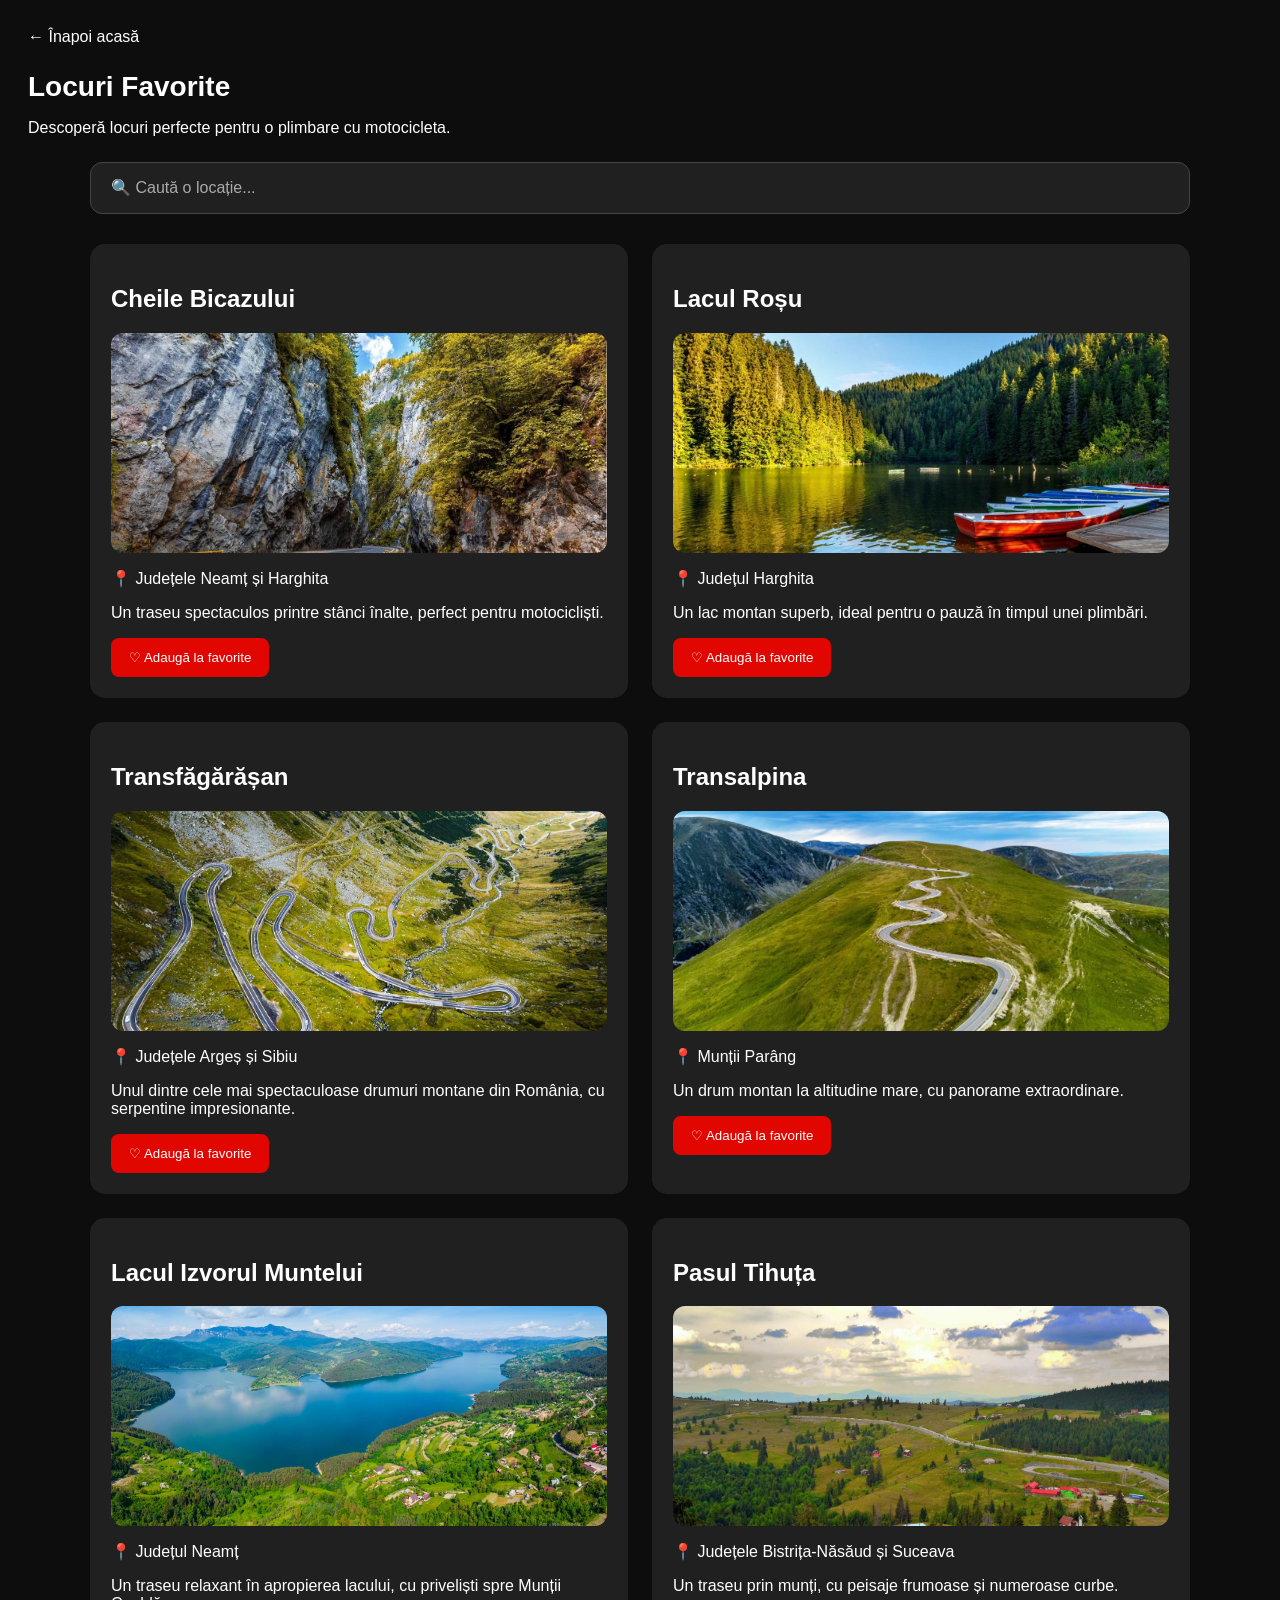
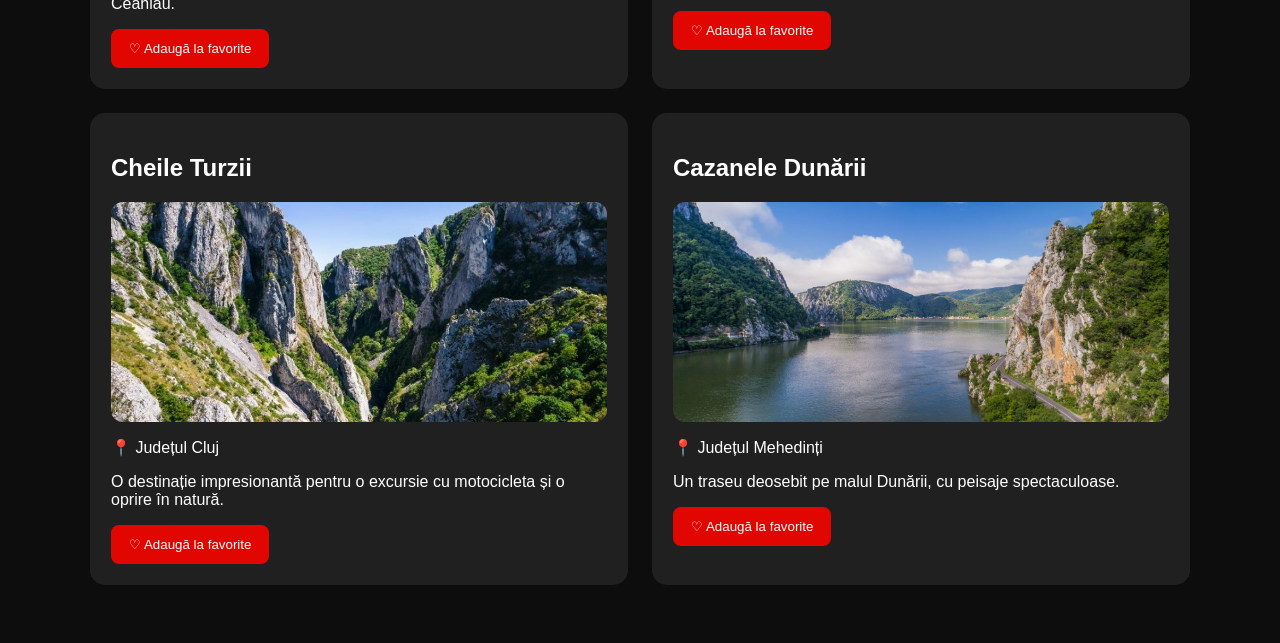
<file: favorite.html>
<!DOCTYPE html>
<html lang="ro">

<head>
    <meta charset="UTF-8">
    <meta name="viewport" content="width=device-width, initial-scale=1.0">
    <title>MotoLink - Locuri Favorite</title>
    <link rel="stylesheet" href="style.css">
</head>

<body class="favorite-page">

    <a href="index.html">← Înapoi acasă</a>

    <h1>Locuri Favorite</h1>

    <p>Descoperă locuri perfecte pentru o plimbare cu motocicleta.</p>
   <div class="favorite-search">
    <input
        type="text"
        id="search-location"
        placeholder="🔍 Caută o locație..."
    >
</div>


 
<div class="favorite-grid">
    <div class="favorite-card">
    <h2>Cheile Bicazului</h2>
    <img src="Images/cheile-bicazului.jpg" alt="Cheile Bicazului" class="favorite-image">
    <p>📍 Județele Neamț și Harghita</p>
    <p>Un traseu spectaculos printre stânci înalte, perfect pentru motocicliști.</p>
    <button type="button" class="favorite-btn" data-location="cheile-bicazului">
        ♡ Adaugă la favorite
    </button>
</div>

<div class="favorite-card">
    <h2>Lacul Roșu</h2>
    <img src="Images/lacul-rosu.jpg" alt="Lacul Roșu" class="favorite-image">
    <p>📍 Județul Harghita</p>
    <p>Un lac montan superb, ideal pentru o pauză în timpul unei plimbări.</p>
    <button type="button" class="favorite-btn" data-location="lacul-rosu">
        ♡ Adaugă la favorite
    </button>
</div>

<div class="favorite-card">
    <h2>Transfăgărășan</h2>
    <img src="Images/transfagarasan.jpg" alt="Transfăgărășan" class="favorite-image">
    <p>📍 Județele Argeș și Sibiu</p>
    <p>Unul dintre cele mai spectaculoase drumuri montane din România, cu serpentine impresionante.</p>
    <button type="button" class="favorite-btn" data-location="transfagarasan">
        ♡ Adaugă la favorite
    </button>
</div>

<div class="favorite-card">
    <h2>Transalpina</h2>
    <img src="Images/transalpina.jpg" alt="Transalpina" class="favorite-image">
    <p>📍 Munții Parâng</p>
    <p>Un drum montan la altitudine mare, cu panorame extraordinare.</p>
    <button type="button" class="favorite-btn" data-location="transalpina">
        ♡ Adaugă la favorite
    </button>
</div>

<div class="favorite-card">
    <h2>Lacul Izvorul Muntelui</h2>
    <img src="Images/izvorul-muntelui.jpg" alt="Lacul Izvorul Muntelui" class="favorite-image">
    <p>📍 Județul Neamț</p>
    <p>Un traseu relaxant în apropierea lacului, cu priveliști spre Munții Ceahlău.</p>
    <button type="button" class="favorite-btn" data-location="izvorul-muntelui">
        ♡ Adaugă la favorite
    </button>
</div>

<div class="favorite-card">
    <h2>Pasul Tihuța</h2>
    <img src="Images/pasul-tihuta.jpg" alt="Pasul Tihuța" class="favorite-image">
    <p>📍 Județele Bistrița-Năsăud și Suceava</p>
    <p>Un traseu prin munți, cu peisaje frumoase și numeroase curbe.</p>
    <button type="button" class="favorite-btn" data-location="pasul-tihuta">
        ♡ Adaugă la favorite
    </button>
</div>

<div class="favorite-card">
    <h2>Cheile Turzii</h2>
    <img src="Images/cheile-turzii.jpg" alt="Cheile Turzii" class="favorite-image">
    <p>📍 Județul Cluj</p>
    <p>O destinație impresionantă pentru o excursie cu motocicleta și o oprire în natură.</p>
    <button type="button" class="favorite-btn" data-location="cheile-turzii">
        ♡ Adaugă la favorite
    </button>
</div>

<div class="favorite-card">
    <h2>Cazanele Dunării</h2>
    <img src="Images/cazanele-dunarii.png" alt="Cazanele Dunării" class="favorite-image">
    <p>📍 Județul Mehedinți</p>
    <p>Un traseu deosebit pe malul Dunării, cu peisaje spectaculoase.</p>
    <button type="button" class="favorite-btn" data-location="cazanele-dunarii">
        ♡ Adaugă la favorite
    </button>
</div>
</div>

<script src="script.js"></script>
</body>
</html>
</file>
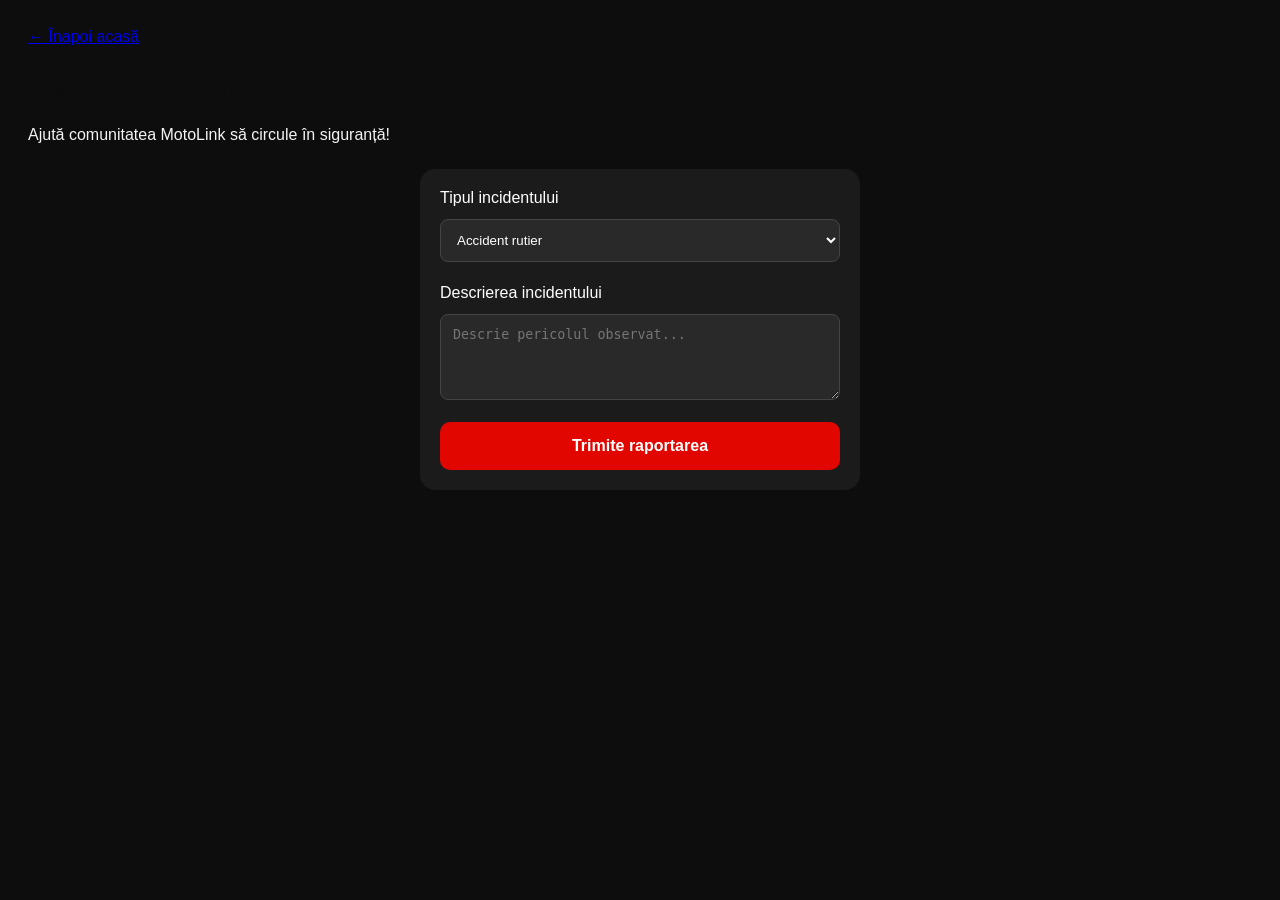
<file: incident.html>
<!DOCTYPE html>
<html lang="ro">

<head>
    <meta charset="UTF-8">
    <meta name="viewport" content="width=device-width, initial-scale=1.0">
    <title>MotoLink - Raportează incident</title>
    <link rel="stylesheet" href="style.css">
</head>

<body class="incident-page">

    <a href="index.html">← Înapoi acasă</a>

    <h1>Raportează incident</h1>
    <p>Ajută comunitatea MotoLink să circule în siguranță!</p>

    <form class="incident-report">

        <label for="tip-incident">Tipul incidentului</label>

        <select id="tip-incident" name="tip-incident">
            <option value="accident">Accident rutier</option>
            <option value="obstacol">Obstacol pe drum</option>
            <option value="drum">Drum deteriorat</option>
        </select>

        <label for="descriere">Descrierea incidentului</label>

        <textarea
            id="descriere"
            name="descriere"
            rows="4"
            placeholder="Descrie pericolul observat..."></textarea>

        <button type="submit" class="submit-incident">
            Trimite raportarea
        </button>
        <p id="mesaj-incident" style="display: none;">
    Raportarea a fost completată!
    </p>

    </form>
    <script src="script.js"></script>

</body>
</html>
</file>
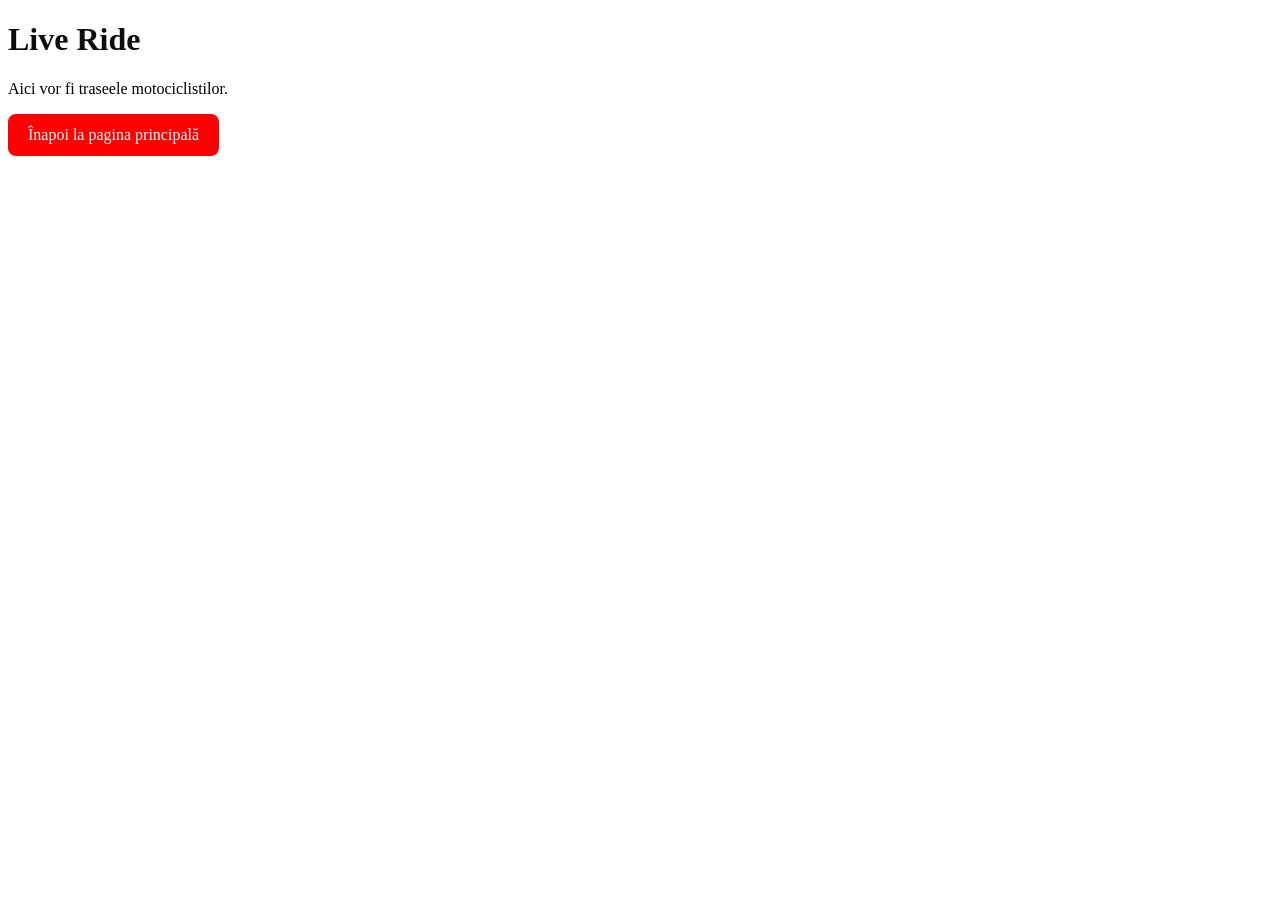
<file: Trasee.html>
<!DOCTYPE html>
<html lang="ro">
<head>
    <meta charset="UTF-8">
    <title>Live Ride - MotoLink</title>
    <link rel="stylesheet" href="style.css">
</head>
<body>
    <h1>Live Ride</h1>
    <p>Aici vor fi traseele motociclistilor.</p>
    <a href="index.html" class="back-home">Înapoi la pagina principală</a>
</body>
</html>
</file>
<file: style.css>
h1{color:#0D0D0D;}
button 
{
    color: white;
    padding: 12px 24px;
    border-radius: 8px;
    border: none;
}
.live-ride
{  background-color:#E10600;
    color:white;padding:12px 24px;
    border:none;
    border-radius:8px;
}
.sos{background-color:#FF6B00;color:white;}
.buttons
{
   
    display: flex;
    flex-direction: column;
    align-items: center;
    gap: 12px;
}
.card
{
    background-color:#F4F4F4;
    padding: 20px;
    border-radius: 12px;
    box-shadow: 0 4px 10px rgba(0,0,0,0.1);
    margin: 20px auto;
    width: 80%;
    max-width: 350px;
}
.logo 
{
    width: 300px;
    height: auto;
    display: block;
    margin: 20px auto;
}
.back-home 
{
    background-color: red;
    color: white;
    display: inline-block;
    padding: 12px 20px;
    border-radius: 8px;
    text-decoration: none;
    transition: background-color 0.3s ease;
}
.back-home:hover 
{
    background-color: darkred;
}
.home-grid 
{
    display: grid;
    grid-template-columns: 1fr 1fr;
    gap: 10px;
    max-width: 400px;
    margin: 20px auto;
    width: 90%;
    box-sizing: border-box;
}
.home-card 
{
    background-color: #F4F4F4;
    border: 1px solid #6B6B6B;
    border-radius: 25px;
    padding: 20px;
    transition: transform 0.3s ease, border-color 0.3s ease;
}
.card-icon 
{
    display: block;
    width: 24px;
    height: 24px;
    background-color: #6B6B6B;
    border-radius: 50%;
}
.moto-ai 
{
    grid-column: span 2;
}
.live-status 
{
    grid-column: span 2;
    display: flex;
    justify-content: space-between;
    align-items: center;
    background-color: #F4F4F4;
    border: 1px solid #6B6B6B;
    border-radius: 10px;
    padding: 15px;
}
.switch 
{
    position: relative;
    display: inline-block;
    width: 44px;
    height: 24px;
}

.ride-toggle 
{
    position: absolute;
    opacity: 0;
    width: 100%;
    height: 100%;
    margin: 0;
    cursor: pointer;
    z-index: 1;
}

.slider 
{
    position: absolute;
    inset: 0;
    background-color: #6B6B6B;
    border-radius: 24px;
    pointer-events: none;
}

.slider::before 
{
    content: "";
    position: absolute;
    width: 18px;
    height: 18px;
    left: 3px;
    top: 3px;
    background-color: white;
    border-radius: 50%;
    transition: transform 0.3s ease;
}

.ride-toggle:checked + .slider 
{
    background-color: #E10600;
}

.ride-toggle:checked + .slider::before 
{
    transform: translateX(20px);
}
.bottom-nav 
{
    display: grid;
    grid-template-columns: 1fr 1fr 1fr 1fr 1fr;
    align-items: center;
    justify-items: center;
    background-color: #F4F4F4;
    padding: 15px;
    border-top: 1px solid #6B6B6B;
    position: fixed;
    bottom: 0;
    left: 0;
    width: 100%;
    box-sizing: border-box;
}
.bottom-nav a 
{
    text-decoration: none;
    color: #0D0D0D;
    font-weight: 600;
    font-size: 14px;
}
.bottom-nav button 
{
    background-color: #0D0D0D;
    color: white;
    border: none;
    border-radius: 50%;
    width: 50px;
    height: 50px;
    font-size: 28px;
    cursor: pointer;

    display: flex;
    justify-content: center;
    align-items: center;
}
.home-card svg 
{
    color: #E10600;
    width: 28px;
    height: 28px;
    stroke-width: 2;
}
.bottom-nav a 
{
    display: flex;
    flex-direction: column;
    align-items: center;
    gap: 5px;
}
.bottom-nav a.active 
{
    color: #E10600;
}
.bottom-nav a.active svg 
{
    color: #E10600;
}
.home-card 
{
    text-decoration: none;
    color: #0D0D0D;
}
.home-card:hover 
{
    transform: translateY(-5px);
    border-color: #E10600;
}
.home-card:active 
{
    transform: scale(0.97);
}
.quick-menu 
{
    display: none;
    position: fixed;
    bottom: 90px;
    left: 50%;
    transform: translateX(-50%);
    background-color: #0D0D0D;
    color: white;
    padding: 15px;
    border-radius: 12px;
    z-index: 10;
}
.quick-menu button 
{
    display: flex;
    width: 100%;
    background-color: transparent;
    color: white;
    border: none;
    padding: 12px;
    text-align: left;
    cursor: pointer;
    transition: background-color 0.3s ease;
    align-items: center;
    gap: 10px;
}
.quick-menu button:hover 
{
    background-color: #333333;
}
.quick-menu button svg 
{
    width: 20px;
    height: 20px;
    color: #E10600;
}
.incident-form 
{
    display: none;
    position: fixed;
    top: 50%;
    left: 50%;
    transform: translate(-50%, -50%);
    background-color: #F4F4F4;
    padding: 25px;
    border-radius: 15px;
    width: 85%;
    max-width: 350px;
    box-sizing: border-box;
    z-index: 100;
}
.incident-form select,
.incident-form textarea 
{
    display: block;
    width: 100%;
    margin-top: 10px;
    margin-bottom: 15px;
    box-sizing: border-box;
}
.quick-menu a {
    display: flex;
    align-items: center;
    gap: 10px;

    color: white;
    text-decoration: none;
    font-size: 14px;
    padding: 10px;
}

.quick-menu a:visited 
{
    color: white;
}

.quick-menu a svg {
    color: #E10600;
    width: 20px;
    height: 20px;
}
/* Pagina raportare incident */
body:has(.incident-report) {
    background-color: #0D0D0D;
    color: #F4F4F4;
    font-family: Arial, sans-serif;
    padding: 20px;
}
.incident-report {
    background-color: #1B1B1B;
    padding: 20px;
    border-radius: 15px;
    max-width: 400px;
    margin: 25px auto;
}
body.incident-page .submit-incident 
{
    position: relative;
    z-index: 999;
    pointer-events: auto;
}
body.incident-page .submit-incident 
{
    background-color: #E10600;
    color: white;
    border: none;
    padding: 15px;
    border-radius: 10px;
    width: 100%;
    font-size: 16px;
    font-weight: bold;
    cursor: pointer;
    transition: background-color 0.2s ease, transform 0.2s ease;
}

body.incident-page .submit-incident:hover
 {
    background-color: #B80500;
}

body.incident-page .submit-incident:active 
{
    transform: scale(0.97);
    background-color: #900400;
}
body.incident-page .incident-report 
{
    display: flex;
    flex-direction: column;
    gap: 12px;
}

body.incident-page .incident-report label 
{
    display: block;
    width: 100%;
    margin: 0;
    color: white;
}

body.incident-page .incident-report select,
body.incident-page .incident-report textarea 
{
    display: block;
    width: 100%;
    box-sizing: border-box;
    padding: 12px;
    margin-bottom: 10px;
    background-color: #292929;
    color: white;
    border: 1px solid #444;
    border-radius: 8px;
}

body.favorite-page 
{
    background-color: #0D0D0D;
    color: white;
    font-family: Arial, sans-serif;
    padding: 20px;
}

.favorite-card 
{
    background-color: #202020;
    padding: 20px;
    border-radius: 15px;
    max-width: 400px;
    margin: 20px auto;
}
body.favorite-page .favorite-btn 
{
    background-color: #E10600;
    color: white;
    border: none;
    border-radius: 8px;
    padding: 12px 18px;
    cursor: pointer;
    transition: transform 0.2s ease;
}

body.favorite-page .favorite-btn:active 
{
    transform: scale(0.95);
}
body.favorite-page .favorite-btn.saved 
{
    background-color: #333333;
    color: #FFFFFF;
    border: 1px solid #E10600;
}
body.favorite-page h1 
{
    display: block;
    color: #FFFFFF;
    font-size: 28px;
    font-weight: bold;
    margin: 25px 0 15px;
}
body.favorite-page .favorite-card 
{
    transition: transform 0.3s ease, border-color 0.3s ease;
    border: 1px solid transparent;
}

body.favorite-page .favorite-card:hover 
{
    transform: translateY(-5px);
    border-color: #E10600;
}

body.favorite-page .favorite-grid 
{
    display: grid;
    grid-template-columns: repeat(2, minmax(0, 1fr));
    gap: 24px;
    max-width: 1100px;
    margin: 30px auto;
}

body.favorite-page .favorite-grid .favorite-card 
{
    width: 100%;
    max-width: none;
    margin: 0;
    box-sizing: border-box;
}

@media (max-width: 650px) 
{
    body.favorite-page .favorite-grid 
    {
        grid-template-columns: 1fr;
    }
}

body.favorite-page .favorite-image 
{
    width: 100%;
    height: 220px;
    object-fit: cover;
    border-radius: 12px;
    display: block;
    margin-bottom: 15px;
}
body.favorite-page > a 
{
    color: white;
    text-decoration: none;
    font-weight: 500;
}

body.favorite-page > a:hover {
    color: #E10600;
}
/* Bara de cautare - Locuri Favorite */
body.favorite-page .favorite-search {
    max-width: 1100px;
    margin: 25px auto;
}

body.favorite-page #search-location {
    width: 100%;
    padding: 16px 20px;
    background-color: #202020;
    color: white;
    border: 1px solid #444;
    border-radius: 12px;
    font-size: 16px;
    box-sizing: border-box;
    outline: none;
    transition: border-color 0.3s ease;
}

body.favorite-page #search-location:focus 
{
    border-color: #E10600;
}

body.favorite-page #search-location::placeholder 
{
    color: #AAAAAA;
}
body.map-page 
{
    background-color: #0D0D0D;
    color: white;
    font-family: Arial, sans-serif;
    padding: 20px;
}

#map 
{
    width: 100%;
    height: 500px;
    border-radius: 12px;
}
@media (max-width: 650px) {
    body.map-page {
        padding: 10px;
    }

    body.map-page #map {
        width: 100%;
        height: 75vh;
        border-radius: 12px;
    }
}
body.friends-page {
    background-color: #0D0D0D;
    color: white;
    font-family: Arial, sans-serif;
    padding: 20px;
}

.friends-container {
    max-width: 700px;
    margin: 30px auto;
}

.friend-card {
    display: flex;
    align-items: center;
    gap: 20px;
    background-color: #202020;
    padding: 20px;
    border-radius: 15px;
}

.friend-avatar {
    background-color: #333;
    border-radius: 50%;
    padding: 15px;
}

.friend-info {
    flex: 1;
}

.add-friend-btn {
    background-color: #E10600;
    color: white;
    border: none;
    border-radius: 8px;
    padding: 12px;
    cursor: pointer;
}

@media (max-width: 650px) {
    .friend-card {
        flex-wrap: wrap;
    }
}
body.profile-page {
    background-color: #0D0D0D;
    color: white;
    font-family: Arial, sans-serif;
    padding: 20px;
}

.profile-container {
    background-color: #202020;
    max-width: 500px;
    margin: 30px auto;
    padding: 30px;
    border-radius: 18px;
    text-align: center;
}

.profile-avatar {
    width: 90px;
    height: 90px;
    background-color: #333;
    border-radius: 50%;
    display: flex;
    align-items: center;
    justify-content: center;
    margin: 0 auto 20px;
}

.profile-avatar svg {
    width: 45px;
    height: 45px;
}

.profile-username {
    color: #AAA;
}

.profile-details {
    margin: 25px 0;
    line-height: 1.8;
}

.profile-stats {
    display: flex;
    justify-content: space-around;
    gap: 10px;
    margin: 25px 0;
}

.profile-stats div {
    display: flex;
    flex-direction: column;
    gap: 8px;
}

.profile-stats strong {
    font-size: 24px;
    color: #E10600;
}

.profile-stats span {
    font-size: 13px;
    color: #AAA;
}

.edit-profile-btn {
    background-color: #E10600;
    color: white;
    border: none;
    border-radius: 10px;
    padding: 14px 24px;
    cursor: pointer;
    width: 100%;
    font-size: 15px;
}

@media (max-width: 650px) {
    .profile-container {
        padding: 20px;
    }
}

#edit-profile-form[hidden] {
    display: none;
}

#edit-profile-form {
    display: flex;
    flex-direction: column;
    gap: 15px;
    margin-top: 20px;
}

#edit-profile-form input,
#edit-profile-form textarea {
    background-color: #333;
    color: white;
    border: 1px solid #555;
    border-radius: 10px;
    padding: 14px;
    font-size: 15px;
    font-family: Arial, sans-serif;
}

#edit-profile-form input:focus,
#edit-profile-form textarea:focus {
    outline: none;
    border-color: #E10600;
}

#edit-profile-form button {
    background-color: #E10600;
    color: white;
    border: none;
    border-radius: 10px;
    padding: 14px;
    cursor: pointer;
}
</file>
